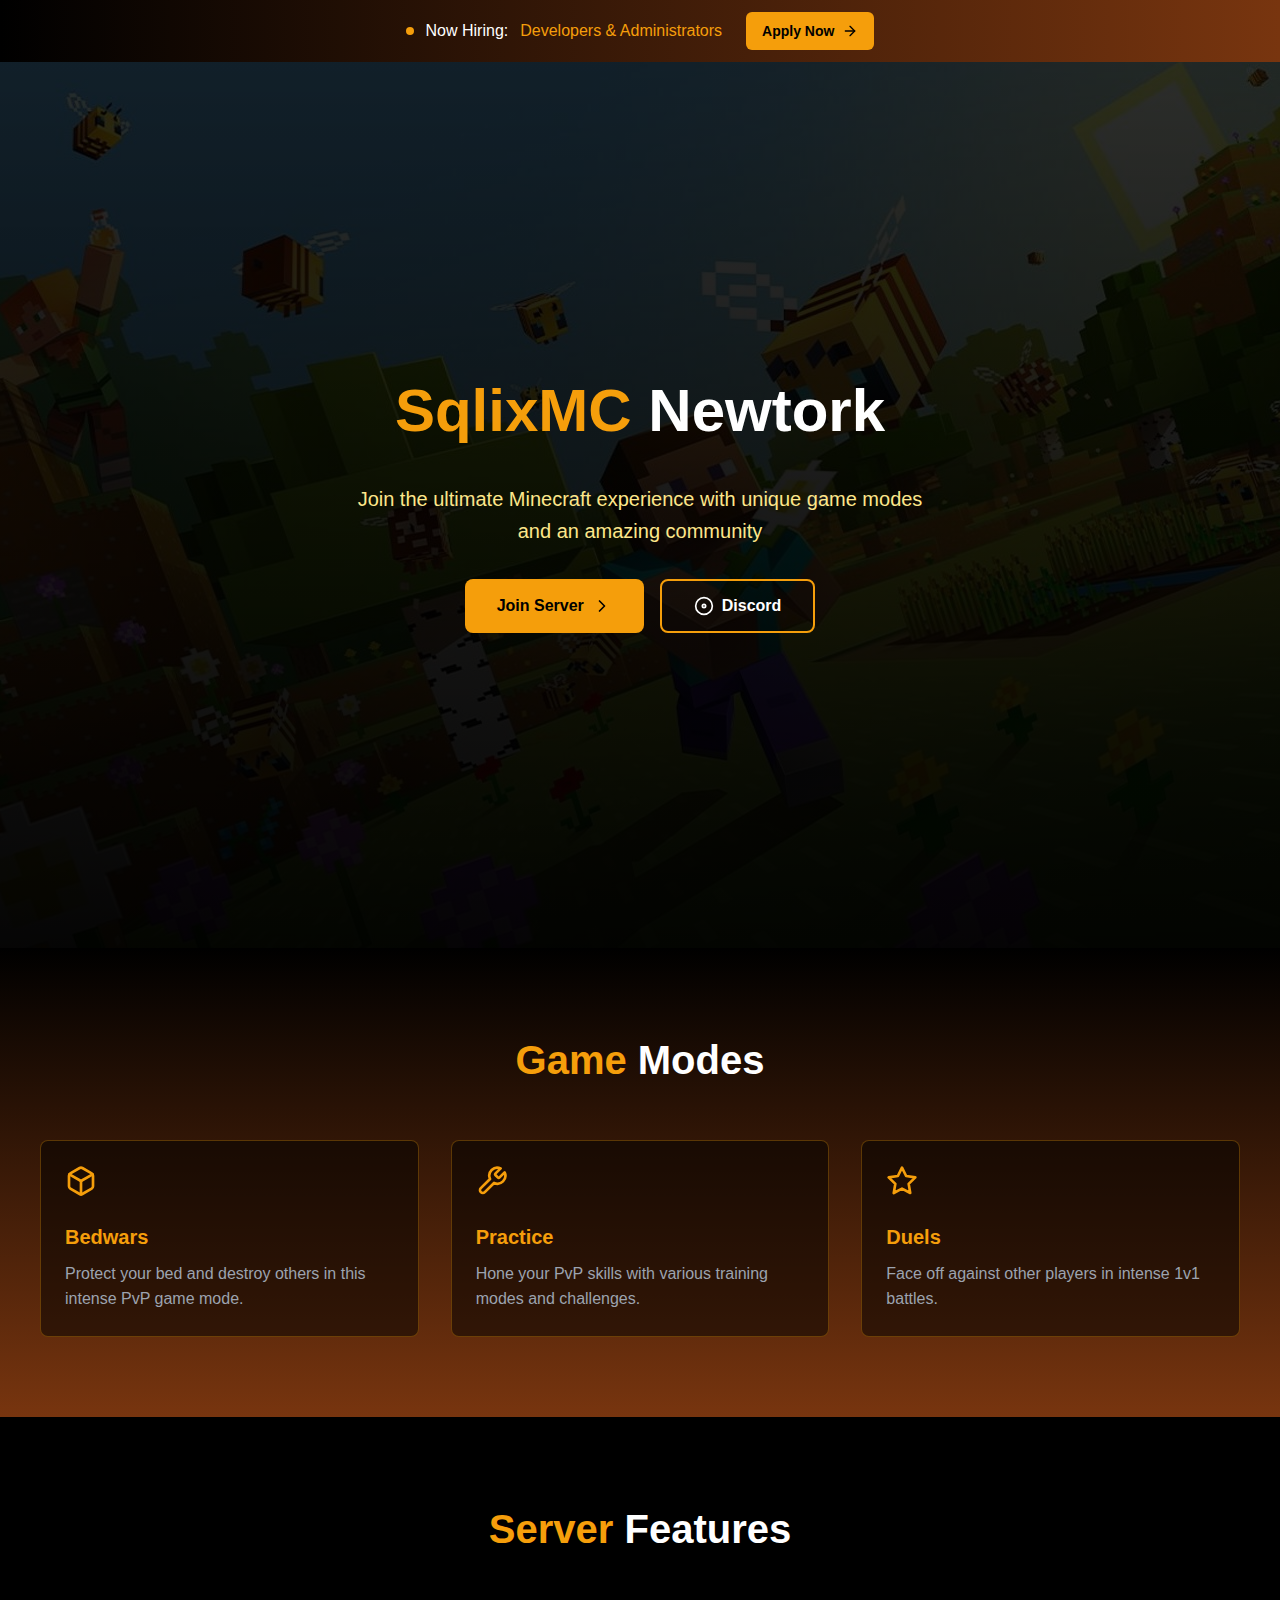
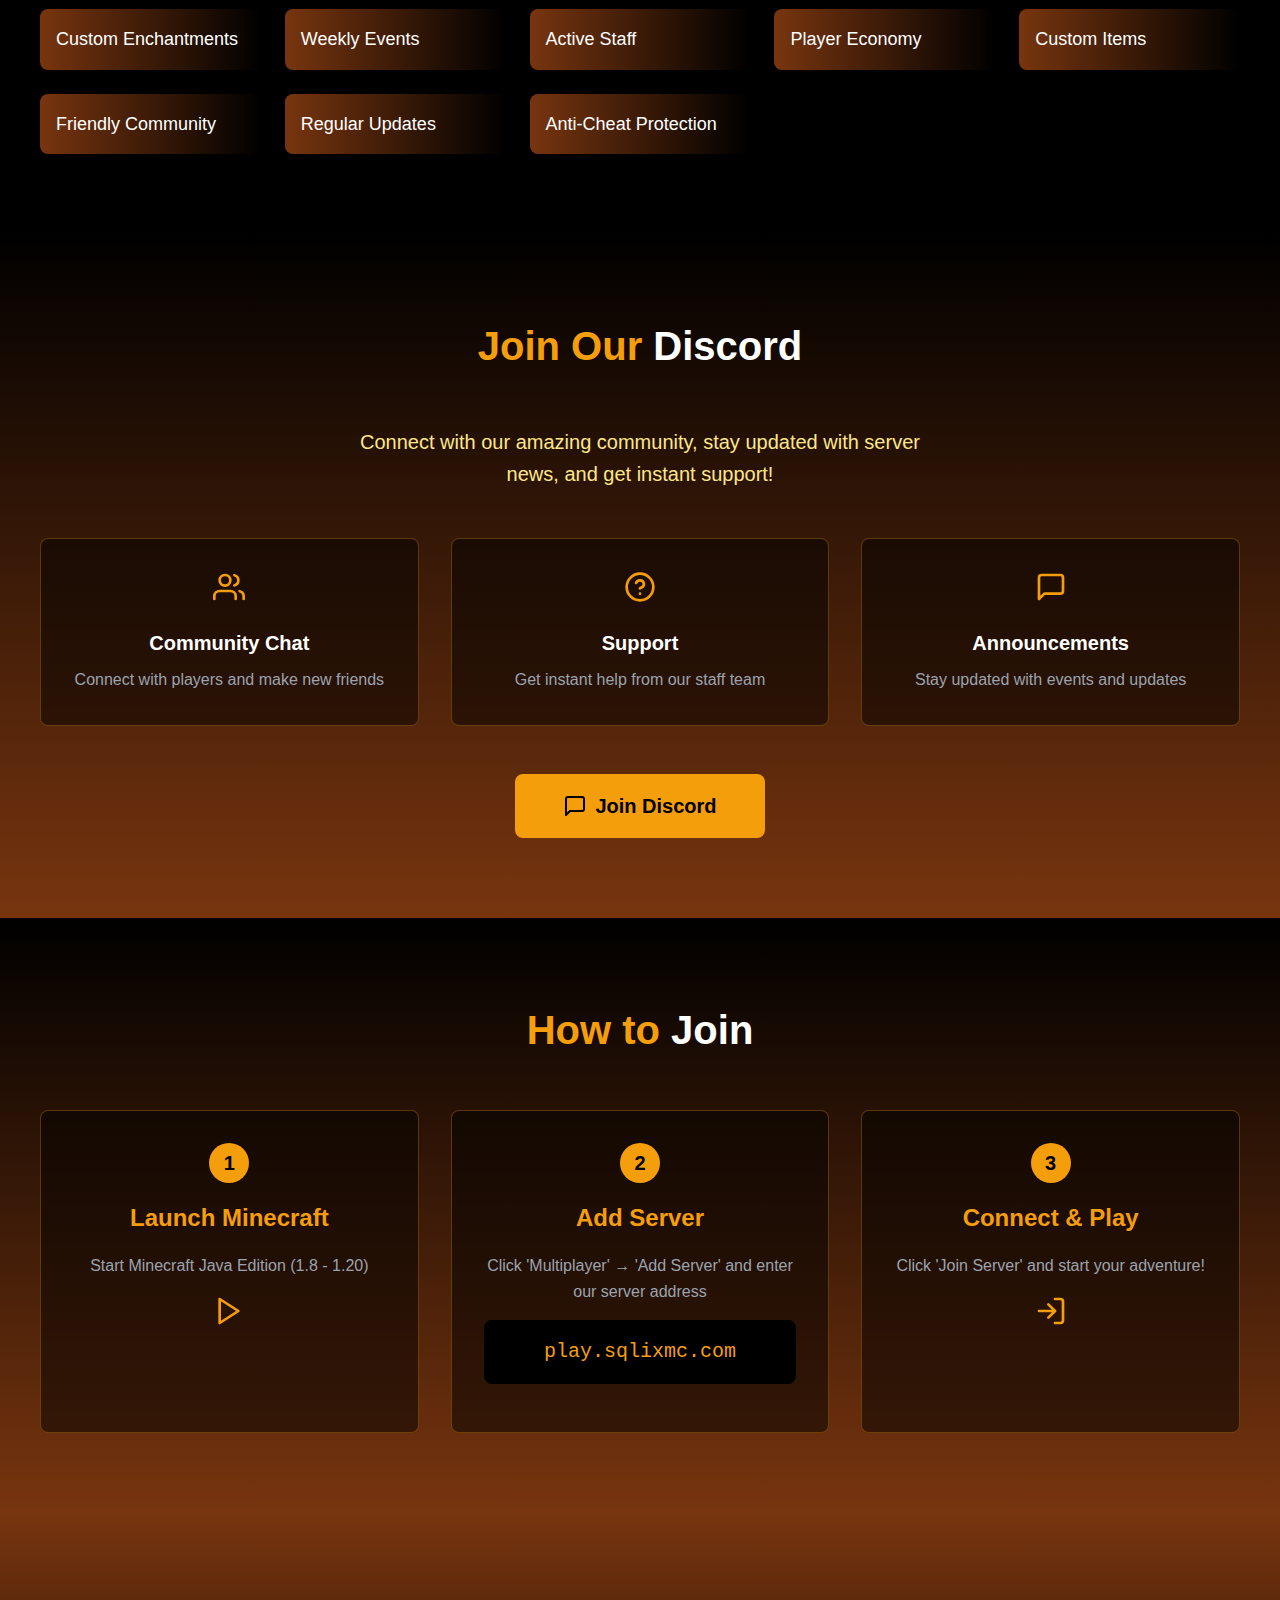
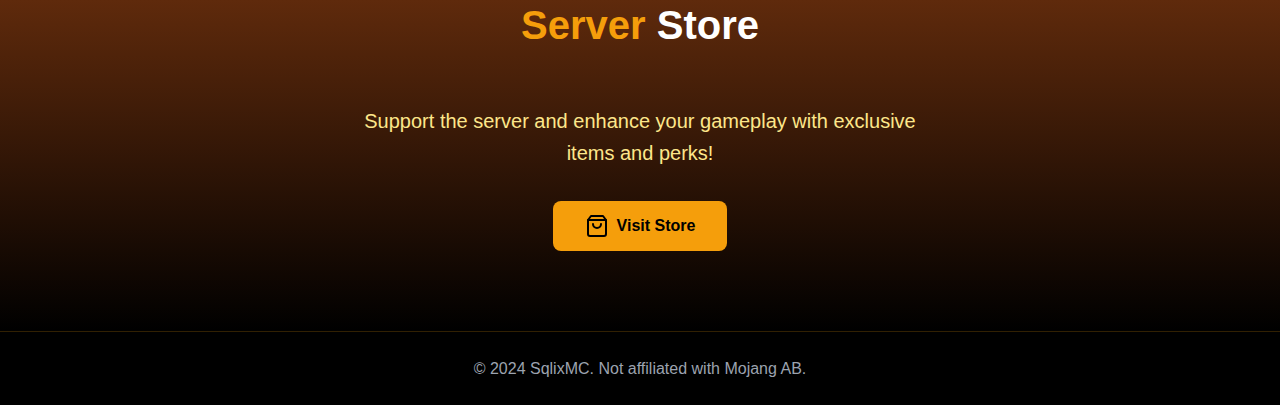
<file: index.html>
<!DOCTYPE html>
<html lang="en">
<head>
    <meta charset="UTF-8">
    <meta name="viewport" content="width=device-width, initial-scale=1.0">
    <title>SqlixMC - Minecraft Server</title>
    <meta name="description" content="Join SqlixMC, the ultimate Minecraft server for PvP enthusiasts! 
    Get ready for intense battles in various game modes, including Bedwars, Practice, and RPvP. 
    Enjoy balanced combat mechanics, stunning maps, and unique systems that make every fight exciting and challenging. 
    Whether you're a seasoned warrior or looking to sharpen your skills, SqlixMC provides the perfect environment for competition and fun. 
    Join us now and embark on an epic adventure in the world of Minecraft!">
    
    <meta property="og:image" content="Addons/minecraft.jpg">
    <link rel="stylesheet" href="Addons/styles.css">
    <link rel="icon" type="image/png" href="logo.png">

</head>
<!-- Add this section right after the opening <body> tag -->
    <header class="announcement-banner">
        <div class="announcement-content">
            <div class="announcement-text">
                <span class="pulse-dot"></span>
                <span class="text-white">Now Hiring:</span>
                <span class="text-gold">Developers & Administrators</span>
            </div>
            <a href="jobs.html" class="announcement-button">
                Apply Now
                <svg xmlns="http://www.w3.org/2000/svg" width="16" height="16" viewBox="0 0 24 24" fill="none" stroke="currentColor" stroke-width="2" stroke-linecap="round" stroke-linejoin="round"><path d="M5 12h14"/><path d="m12 5 7 7-7 7"/></svg>
            </a>
        </div>
    </header>
<body>
    <!-- Hero Section -->
    <div class="hero">
        <div class="hero-content">
            <h1>
                <span class="text-gold">SqlixMC</span>
                <span class="text-white">Newtork</span>
            </h1>
            <p class="hero-description">
                Join the ultimate Minecraft experience with unique game modes and an amazing community
            </p>
            <div class="button-group">
                <a href="#join" class="button primary">
                    Join Server
                    <svg xmlns="http://www.w3.org/2000/svg" width="20" height="20" viewBox="0 0 24 24" fill="none" stroke="currentColor" stroke-width="2" stroke-linecap="round" stroke-linejoin="round"><path d="m9 18 6-6-6-6"/></svg>
                </a>
                <a href="#discord" class="button secondary">
                    <svg xmlns="http://www.w3.org/2000/svg" width="20" height="20" viewBox="0 0 24 24" fill="none" stroke="currentColor" stroke-width="2" stroke-linecap="round" stroke-linejoin="round"><circle cx="12" cy="12" r="10"/><circle cx="12" cy="12" r="2"/></svg>
                    Discord
                </a>
            </div>
        </div>
    </div>

    <!-- Game Modes -->
    <section class="game-modes">
        <h2><span class="text-gold">Game</span> Modes</h2>
        <div class="modes-grid">
            <div class="mode-card">
                <div class="mode-icon">
                    <svg xmlns="http://www.w3.org/2000/svg" width="32" height="32" viewBox="0 0 24 24" fill="none" stroke="currentColor" stroke-width="2" stroke-linecap="round" stroke-linejoin="round"><path d="M21 16V8a2 2 0 0 0-1-1.73l-7-4a2 2 0 0 0-2 0l-7 4A2 2 0 0 0 3 8v8a2 2 0 0 0 1 1.73l7 4a2 2 0 0 0 2 0l7-4A2 2 0 0 0 21 16z"/><polyline points="3.29 7 12 12 20.71 7"/><line x1="12" y1="22" x2="12" y2="12"/></svg>
                </div>
                <h3>Bedwars</h3>
                <p>Protect your bed and destroy others in this intense PvP game mode.</p>
            </div>
            <div class="mode-card">
                <div class="mode-icon">
                    <svg xmlns="http://www.w3.org/2000/svg" width="32" height="32" viewBox="0 0 24 24" fill="none" stroke="currentColor" stroke-width="2" stroke-linecap="round" stroke-linejoin="round"><path d="M14.7 6.3a1 1 0 0 0 0 1.4l1.6 1.6a1 1 0 0 0 1.4 0l3.77-3.77a6 6 0 0 1-7.94 7.94l-6.91 6.91a2.12 2.12 0 0 1-3-3l6.91-6.91a6 6 0 0 1 7.94-7.94l-3.76 3.76z"/></svg>
                </div>
                <h3>Practice</h3>
                <p>Hone your PvP skills with various training modes and challenges.</p>
            </div>
            <div class="mode-card">
                <div class="mode-icon">
                    <svg xmlns="http://www.w3.org/2000/svg" width="32" height="32" viewBox="0 0 24 24" fill="none" stroke="currentColor" stroke-width="2" stroke-linecap="round" stroke-linejoin="round"><polygon points="12 2 15.09 8.26 22 9.27 17 14.14 18.18 21.02 12 17.77 5.82 21.02 7 14.14 2 9.27 8.91 8.26 12 2"/></svg>
                </div>
                <h3>Duels</h3>
                <p>Face off against other players in intense 1v1 battles.</p>
            </div>
        </div>
    </section>

    <!-- Server Features -->
    <section class="server-features">
        <h2><span class="text-gold">Server</span> Features</h2>
        <div class="features-grid">
            <div class="feature-card">Custom Enchantments</div>
            <div class="feature-card">Weekly Events</div>
            <div class="feature-card">Active Staff</div>
            <div class="feature-card">Player Economy</div>
            <div class="feature-card">Custom Items</div>
            <div class="feature-card">Friendly Community</div>
            <div class="feature-card">Regular Updates</div>
            <div class="feature-card">Anti-Cheat Protection</div>
        </div>
    </section>

    <!-- Discord Section -->
    <section class="discord" id="discord">
        <h2><span class="text-gold">Join Our</span> Discord</h2>
        <p class="discord-description">Connect with our amazing community, stay updated with server news, and get instant support!</p>
        
        <div class="discord-features">
            <div class="discord-card">
                <div class="discord-icon">
                    <svg xmlns="http://www.w3.org/2000/svg" width="32" height="32" viewBox="0 0 24 24" fill="none" stroke="currentColor" stroke-width="2" stroke-linecap="round" stroke-linejoin="round"><path d="M17 21v-2a4 4 0 0 0-4-4H5a4 4 0 0 0-4 4v2"/><circle cx="9" cy="7" r="4"/><path d="M23 21v-2a4 4 0 0 0-3-3.87"/><path d="M16 3.13a4 4 0 0 1 0 7.75"/></svg>
                </div>
                <h3>Community Chat</h3>
                <p>Connect with players and make new friends</p>
            </div>
            <div class="discord-card">
                <div class="discord-icon">
                    <svg xmlns="http://www.w3.org/2000/svg" width="32" height="32" viewBox="0 0 24 24" fill="none" stroke="currentColor" stroke-width="2" stroke-linecap="round" stroke-linejoin="round"><circle cx="12" cy="12" r="10"/><path d="M9.09 9a3 3 0 0 1 5.83 1c0 2-3 3-3 3"/><line x1="12" y1="17" x2="12.01" y2="17"/></svg>
                </div>
                <h3>Support</h3>
                <p>Get instant help from our staff team</p>
            </div>
            <div class="discord-card">
                <div class="discord-icon">
                    <svg xmlns="http://www.w3.org/2000/svg" width="32" height="32" viewBox="0 0 24 24" fill="none" stroke="currentColor" stroke-width="2" stroke-linecap="round" stroke-linejoin="round"><path d="M21 15a2 2 0 0 1-2 2H7l-4 4V5a2 2 0 0 1 2-2h14a2 2 0 0 1 2 2z"/></svg>
                </div>
                <h3>Announcements</h3>
                <p>Stay updated with events and updates</p>
            </div>
        </div>

        <a href="https://dsc.gg/sqlixmc" class="button primary discord-button" target="_blank">
            <svg xmlns="http://www.w3.org/2000/svg" width="24" height="24" viewBox="0 0 24 24" fill="none" stroke="currentColor" stroke-width="2" stroke-linecap="round" stroke-linejoin="round"><path d="M21 15a2 2 0 0 1-2 2H7l-4 4V5a2 2 0 0 1 2-2h14a2 2 0 0 1 2 2z"/></svg>
            Join Discord
        </a>
    </section>


    <!-- How to Join -->
    <section class="how-to-join" id="join">
        <h2><span class="text-gold">How to</span> Join</h2>
        <div class="steps-container">
            <div class="step-card">
                <div class="step-number">1</div>
                <h3>Launch Minecraft</h3>
                <p>Start Minecraft Java Edition (1.8 - 1.20)</p>
                <div class="step-icon">
                    <svg xmlns="http://www.w3.org/2000/svg" width="32" height="32" viewBox="0 0 24 24" fill="none" stroke="currentColor" stroke-width="2" stroke-linecap="round" stroke-linejoin="round"><polygon points="5 3 19 12 5 21 5 3"/></svg>
                </div>
            </div>
            <div class="step-card">
                <div class="step-number">2</div>
                <h3>Add Server</h3>
                <p>Click 'Multiplayer' → 'Add Server' and enter our server address</p>
                <div class="server-address" onclick="copyServerAddress()" oncontextmenu="return false">
                    <code>play.sqlixmc.com</code>
                    <div class="copy-success" id="copySuccess">Server address copied!</div>
                </div>
            
            </div>
            <div class="step-card">
                <div class="step-number">3</div>
                <h3>Connect & Play</h3>
                <p>Click 'Join Server' and start your adventure!</p>
                <div class="step-icon">
                    <svg xmlns="http://www.w3.org/2000/svg" width="32" height="32" viewBox="0 0 24 24" fill="none" stroke="currentColor" stroke-width="2" stroke-linecap="round" stroke-linejoin="round"><path d="M15 3h4a2 2 0 0 1 2 2v14a2 2 0 0 1-2 2h-4"/><polyline points="10 17 15 12 10 7"/><line x1="15" y1="12" x2="3" y2="12"/></svg>
                </div>
            </div>
        </div>
    </section>


    <section class="store-section" id="store">
        <h2><span class="text-gold">Server</span> Store</h2>
        <p class="store-description">
            Support the server and enhance your gameplay with exclusive items and perks!
        </p>
        <a href="https://store.stategymc.xyz" target="_blank" class="button primary">
            <svg xmlns="http://www.w3.org/2000/svg" width="24" height="24" viewBox="0 0 24 24" fill="none" stroke="currentColor" stroke-width="2" stroke-linecap="round" stroke-linejoin="round"><path d="M6 2L3 6v14a2 2 0 0 0 2 2h14a2 2 0 0 0 2-2V6l-3-4z"></path><line x1="3" y1="6" x2="21" y2="6"></line><path d="M16 10a4 4 0 0 1-8 0"></path></svg>
            Visit Store
        </a>
    </section>


    <!-- Footer -->
    <footer>
        <p>© 2024 SqlixMC. Not affiliated with Mojang AB.</p>
    </footer>


    <script>
        function copyServerAddress() {
            const serverAddress = 'play.sqlixmc.com';
            navigator.clipboard.writeText(serverAddress).then(() => {
                const successMsg = document.getElementById('copySuccess');
                successMsg.classList.add('show-success');
                setTimeout(() => {
                    successMsg.classList.remove('show-success');
                }, 2000);
            });
        }

        // Prevent right-click on server address
        document.addEventListener('contextmenu', function(e) {
            if (e.target.closest('.server-address')) {
                e.preventDefault();
            }
        });


        if (window.location.pathname.endsWith(".html")) {
    window.history.replaceState(null, "", window.location.pathname.replace(".html", ""));
}

    </script>
</body>
</html>
</file>
<file: Addons/styles.css>
/* Base styles */
* {
  margin: 0;
  padding: 0;
  box-sizing: border-box;
}

body {
  font-family: -apple-system, BlinkMacSystemFont, "Segoe UI", Roboto, "Helvetica Neue", Arial, sans-serif;
  background-color: black;
  color: white;
  line-height: 1.6;
}

/* Announcement Banner */
.announcement-banner {
  background: linear-gradient(to right, #000000, #78350f);
  padding: 0.75rem 1rem;
  position: fixed;
  top: 0;
  left: 0;
  right: 0;
  z-index: 1000;
}

.announcement-content {
  max-width: 1200px;
  margin: 0 auto;
  display: flex;
  justify-content: center;
  align-items: center;
  gap: 1.5rem;
}

.announcement-text {
  display: flex;
  align-items: center;
  gap: 0.75rem;
  font-size: 1rem;
  font-weight: 500;
}

/* Pulsing Dot Animation */
.pulse-dot {
  width: 8px;
  height: 8px;
  background-color: #f59e0b;
  border-radius: 50%;
  display: inline-block;
  animation: pulse 2s infinite;
}

@keyframes pulse {
  0% {
      transform: scale(0.95);
      box-shadow: 0 0 0 0 rgba(245, 158, 11, 0.7);
  }
  
  70% {
      transform: scale(1);
      box-shadow: 0 0 0 6px rgba(245, 158, 11, 0);
  }
  
  100% {
      transform: scale(0.95);
      box-shadow: 0 0 0 0 rgba(245, 158, 11, 0);
  }
}

.announcement-button {
  display: inline-flex;
  align-items: center;
  gap: 0.5rem;
  background-color: #f59e0b;
  color: black;
  padding: 0.5rem 1rem;
  border-radius: 0.375rem;
  font-weight: 600;
  font-size: 0.875rem;
  text-decoration: none;
  transition: all 0.3s ease;
}

.announcement-button:hover {
  background-color: #d97706;
  transform: translateY(-1px);
}

/* Adjust hero section to account for fixed header */
.hero {
  margin-top: 3rem;
}

/* Responsive adjustments */
@media (max-width: 640px) {
  .announcement-content {
      flex-direction: column;
      gap: 0.75rem;
      padding: 0.5rem 0;
  }
  
  .announcement-text {
      font-size: 0.875rem;
  }
  
  .hero {
      margin-top: 5rem;
  }
}

/* Typography */
h1 {
  font-size: 3.75rem;
  font-weight: bold;
  margin-bottom: 1.5rem;
}

h2 {
  font-size: 2.5rem;
  font-weight: bold;
  text-align: center;
  margin-bottom: 3rem;
}

.text-gold {
  color: #f59e0b;
}

.text-white {
  color: white;
}

/* Hero Section */
.hero {
  height: 100vh;
  background-image: linear-gradient(rgba(0, 0, 0, 0.7), rgba(0, 0, 0, 0.7)), 
                    url("/minecraft.jpg");
  background-size: cover;
  background-position: center;
  position: relative;
}

.hero::after {
  content: '';
  position: absolute;
  inset: 0;
  background: linear-gradient(to bottom, rgba(0, 0, 0, 0.4), rgba(0, 0, 0, 0.9));
}

.hero-content {
  position: relative;
  z-index: 1;
  height: 100%;
  max-width: 1200px;
  margin: 0 auto;
  padding: 2rem;
  display: flex;
  flex-direction: column;
  justify-content: center;
  align-items: center;
  text-align: center;
}

.hero-description {
  font-size: 1.25rem;
  color: #fde68a;
  max-width: 36rem;
  margin-bottom: 2rem;
}

/* Buttons */
.button-group {
  display: flex;
  gap: 1rem;
}

.button {
  display: inline-flex;
  align-items: center;
  gap: 0.5rem;
  padding: 0.75rem 2rem;
  border-radius: 0.5rem;
  font-weight: bold;
  text-decoration: none;
  transition: all 0.3s ease;
}

.primary {
  background-color: #f59e0b;
  color: black;
}

.primary:hover {
  background-color: #d97706;
}

.secondary {
  border: 2px solid #f59e0b;
  color: white;
}

.secondary:hover {
  background-color: rgba(245, 158, 11, 0.2);
}

/* Game Modes Section */
.game-modes {
  padding: 5rem 2rem;
  background: linear-gradient(to bottom, black, #78350f);
}

.modes-grid {
  display: grid;
  grid-template-columns: repeat(auto-fit, minmax(280px, 1fr));
  gap: 2rem;
  max-width: 1200px;
  margin: 0 auto;
}

.mode-card {
  background-color: rgba(0, 0, 0, 0.5);
  padding: 1.5rem;
  border-radius: 0.5rem;
  border: 1px solid rgba(245, 158, 11, 0.3);
  transition: all 0.3s ease;
}

.mode-card:hover {
  border-color: #f59e0b;
  transform: translateY(-5px);
}

.mode-icon {
  color: #f59e0b;
  margin-bottom: 1rem;
}

.mode-card h3 {
  font-size: 1.25rem;
  margin-bottom: 0.5rem;
  color: #f59e0b;
}

.mode-card p {
  color: #9ca3af;
}

/* Server Features Section */
.server-features {
  padding: 5rem 2rem;
  background-color: black;
}

.features-grid {
  display: grid;
  grid-template-columns: repeat(auto-fit, minmax(200px, 1fr));
  gap: 1.5rem;
  max-width: 1200px;
  margin: 0 auto;
}

.feature-card {
  background: linear-gradient(to right, #78350f, black);
  padding: 1rem;
  border-radius: 0.5rem;
  font-size: 1.125rem;
  font-weight: 500;
}

/* Discord Section */
.discord {
  padding: 5rem 2rem;
  background: linear-gradient(to bottom, black, #78350f);
  text-align: center;
}

.discord-description {
  font-size: 1.25rem;
  color: #fde68a;
  max-width: 36rem;
  margin: 0 auto 3rem;
}

.discord-features {
  display: grid;
  grid-template-columns: repeat(auto-fit, minmax(250px, 1fr));
  gap: 2rem;
  max-width: 1200px;
  margin: 0 auto 3rem;
}

.discord-card {
  background-color: rgba(0, 0, 0, 0.5);
  padding: 2rem;
  border-radius: 0.5rem;
  border: 1px solid rgba(245, 158, 11, 0.3);
  transition: all 0.3s ease;
}

.discord-card:hover {
  border-color: #f59e0b;
  transform: translateY(-5px);
}

.discord-icon {
  color: #f59e0b;
  margin-bottom: 1rem;
}

.discord-card h3 {
  font-size: 1.25rem;
  margin-bottom: 0.5rem;
}

.discord-card p {
  color: #9ca3af;
}

.discord-button {
  font-size: 1.25rem;
  padding: 1rem 3rem;
}

/* How to Join Section */
.how-to-join {
  padding: 5rem 2rem;
  background: linear-gradient(to bottom, black, #78350f);
  text-align: center;
}

.steps-container {
  display: grid;
  grid-template-columns: repeat(auto-fit, minmax(280px, 1fr));
  gap: 2rem;
  max-width: 1200px;
  margin: 0 auto;
}

.step-card {
  background-color: rgba(0, 0, 0, 0.5);
  padding: 2rem;
  border-radius: 0.5rem;
  border: 1px solid rgba(245, 158, 11, 0.3);
  position: relative;
  transition: all 0.3s ease;
}

.step-card:hover {
  border-color: #f59e0b;
  transform: translateY(-5px);
}

.step-number {
  background-color: #f59e0b;
  color: black;
  width: 2.5rem;
  height: 2.5rem;
  border-radius: 50%;
  display: flex;
  align-items: center;
  justify-content: center;
  font-weight: bold;
  font-size: 1.25rem;
  margin: 0 auto 1rem;
}

.step-card h3 {
  font-size: 1.5rem;
  margin-bottom: 1rem;
  color: #f59e0b;
}

.step-card p {
  color: #9ca3af;
  margin-bottom: 1rem;
}

.step-icon {
  color: #f59e0b;
  margin-top: 1rem;
}

.server-address {
  background-color: black;
  padding: 1rem;
  border-radius: 0.5rem;
  margin: 1rem 0;
}

.server-address code {
  color: #f59e0b;
  font-size: 1.25rem;
}

.store-section {
  padding: 5rem 2rem;
  background: linear-gradient(to bottom, #78350f, black);
  text-align: center;
}

.store-description {
  font-size: 1.25rem;
  color: #fde68a;
  max-width: 36rem;
  margin: 0 auto 2rem;
}

.server-address {
  user-select: all;
  -webkit-user-select: all;
  -moz-user-select: all;
  cursor: pointer;
}

.server-address, .server-address * {
  -webkit-touch-callout: none;
  -webkit-user-select: none;
  -moz-user-select: none;
  -ms-user-select: none;
  user-select: none;
}

.copy-success {
  display: none;
  color: #10B981;
  margin-top: 0.5rem;
  font-size: 0.875rem;
}

.show-success {
  display: block;
  animation: fadeOut 2s forwards;
}

@keyframes fadeOut {
  0% { opacity: 1; }
  70% { opacity: 1; }
  100% { opacity: 0; }
}

/* Footer */
footer {
  background-color: black;
  padding: 1.5rem;
  text-align: center;
  border-top: 1px solid rgba(245, 158, 11, 0.2);
}

footer p {
  color: #9ca3af;
}

/* Responsive Design */
@media (max-width: 768px) {
  h1 {
      font-size: 2.5rem;
  }

  h2 {
      font-size: 2rem;
  }

  .button-group {
      flex-direction: column;
  }

  .button {
      width: 100%;
      justify-content: center;
  }

  .discord-features {
      grid-template-columns: 1fr;
  }

  .steps-container {
      grid-template-columns: 1fr;
  }
}



/* تخصيص شريط التمرير بالكامل */
::-webkit-scrollbar {
  width: 12px; /* عرض شريط التمرير */
}

/* تخصيص الخلفية */
::-webkit-scrollbar-track {
  background: #111; /* لون أسود أنيق للخلفية */
  border-radius: 10px; /* حواف ناعمة */
}

/* تخصيص المقبض (Thumb) */
::-webkit-scrollbar-thumb {
  background: linear-gradient(45deg, #FFD700, #B8860B); /* تدرج ذهبي */
  border-radius: 10px; /* زوايا ناعمة */
  border: 2px solid #222; /* حدود خفيفة لتعزيز المظهر */
}

/* تأثير عند تمرير الماوس */
::-webkit-scrollbar-thumb:hover {
  background: linear-gradient(45deg, #FFB800, #8B6508); /* لون ذهبي أغمق عند التمرير */
}
</file>
